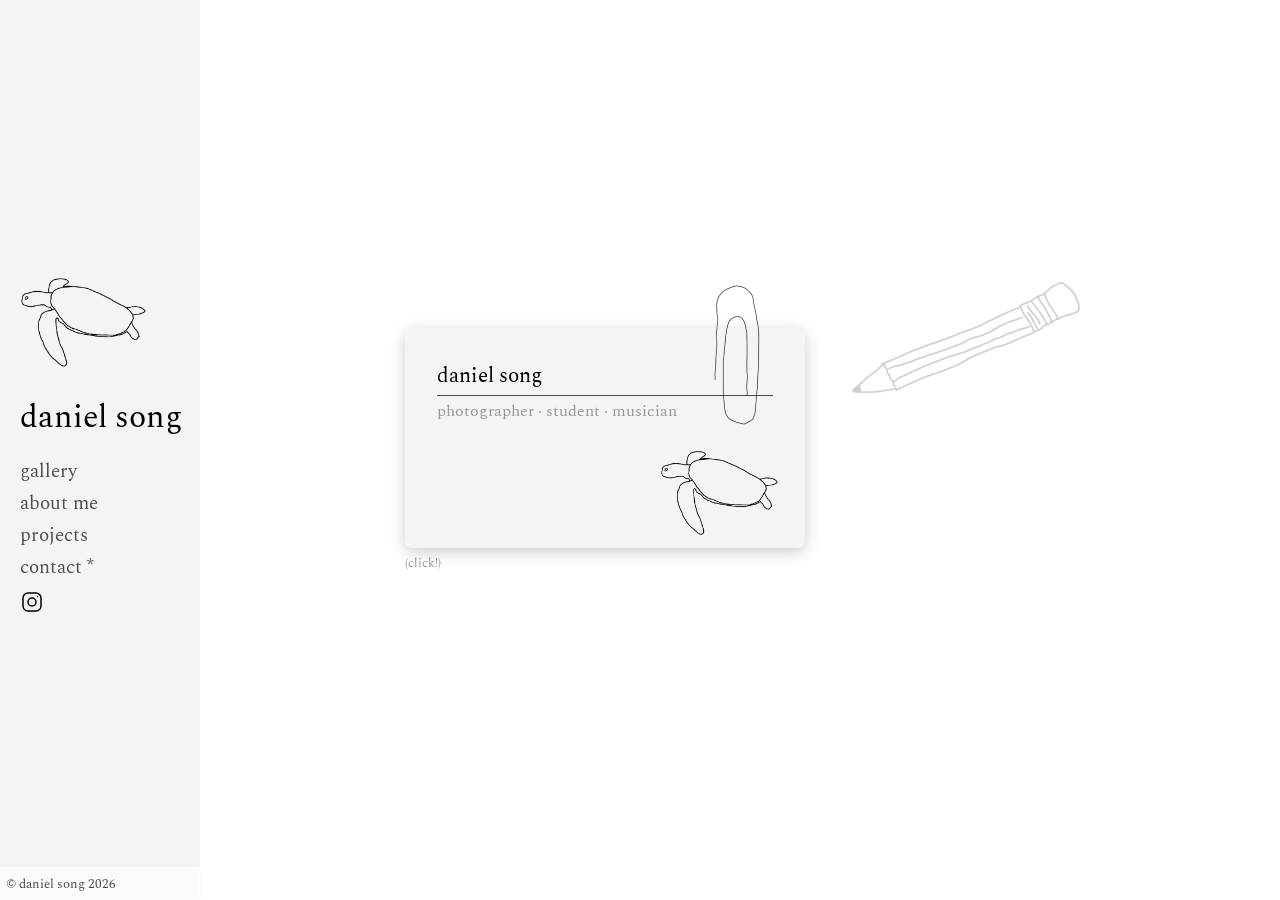
<file: contact.html>
<!DOCTYPE html> 
<!--
About me page 
Daniel Song
This is the about me / blog part of the website 
-->

<html lang="en">
<head>
    <meta charset="UTF-8"> <!-- just extra rendering stuff-->
    <meta name="viewport" content="width=device-width, initial-scale=1.0">
    <link href="https://fonts.googleapis.com/css2?family=Spectral&display=swap" rel="stylesheet">
    <link rel="stylesheet" href = "style.css"> 
    <link rel="stylesheet" href = "contact.css">
    <title>daniel song · contact</title>
    <link rel="icon" class="photo" type="image/png" href="logo.png">
</head>
<body>
    <div id="wrapper">
        <div id="sidebar"> 
            <a class="raw" href="https://give.barrierreef.org/"><img data-desc="support barrier reef conservation efforts" class="photo" src="logo.png"></a>
            <div id="logo">daniel song</div>
            <nav>
                <a href="index.html">gallery</a>
                <a href="about.html">about me</a>
                <a href="projects.html">projects</a>
                <!--<a href="#">music</a>-->
                <a href="#">contact *</a>
                <a href="https://www.instagram.com/snippetsofsong/">
                    <svg width="24px" height="24px" stroke-width="1.5" viewBox="0 0 24 24" fill="none" xmlns="http://www.w3.org/2000/svg" color="#000000"><path d="M12 16C14.2091 16 16 14.2091 16 12C16 9.79086 14.2091 8 12 8C9.79086 8 8 9.79086 8 12C8 14.2091 9.79086 16 12 16Z" stroke="#000000" stroke-width="1.5" stroke-linecap="round" stroke-linejoin="round"></path><path d="M3 16V8C3 5.23858 5.23858 3 8 3H16C18.7614 3 21 5.23858 21 8V16C21 18.7614 18.7614 21 16 21H8C5.23858 21 3 18.7614 3 16Z" stroke="#000000" stroke-width="1.5"></path><path d="M17.5 6.51L17.51 6.49889" stroke="#000000" stroke-width="1.5" stroke-linecap="round" stroke-linejoin="round"></path></svg>
                </a>
            </nav>
        </div>
        <div id="content">
            <figure>
                <div class="scene">
                <img id="paperclip" src="paperclip.png">
                <div id="card_wrapper">
                    <div class="card">
                        <div class="front">
                            <p id="name">daniel song</p>
                            <hr>
                            <p id="subtitle">photographer · student · musician</p>
                            <img src="logo.png" id="card_img">
                        </div>
                        <div class="back">
                            <div class="row"><span class="label">email</span><span><a href ="mailto:daniel.song1909@gmail.com" class="raw">daniel.song1909@gmail.com</a></span></div>
                            <div class="row"><span class="label">github</span><span><a href="https://github.com/ProductivityDaniel" class="raw">ProductivityDaniel</a></span></div>
                            <div class="row"><span class="label">instagram</span><span><a href="https://www.instagram.com/snippetsofsong/" class="raw">@snippetsofsong</a></span></div>
                            <p id="city">toronto, ON</p>
                        </div>
                    </div>
                </div>
                </div>
                <figcaption>(click!)</figcaption>
    
            </figure>   
            <img id="pencil" src="pencil.png"> 
            
        </div>
           <section id="bottom">© daniel song 2026</section>   
    </div>
    <script src="script.js"></script>
</body>
</html>
</file>
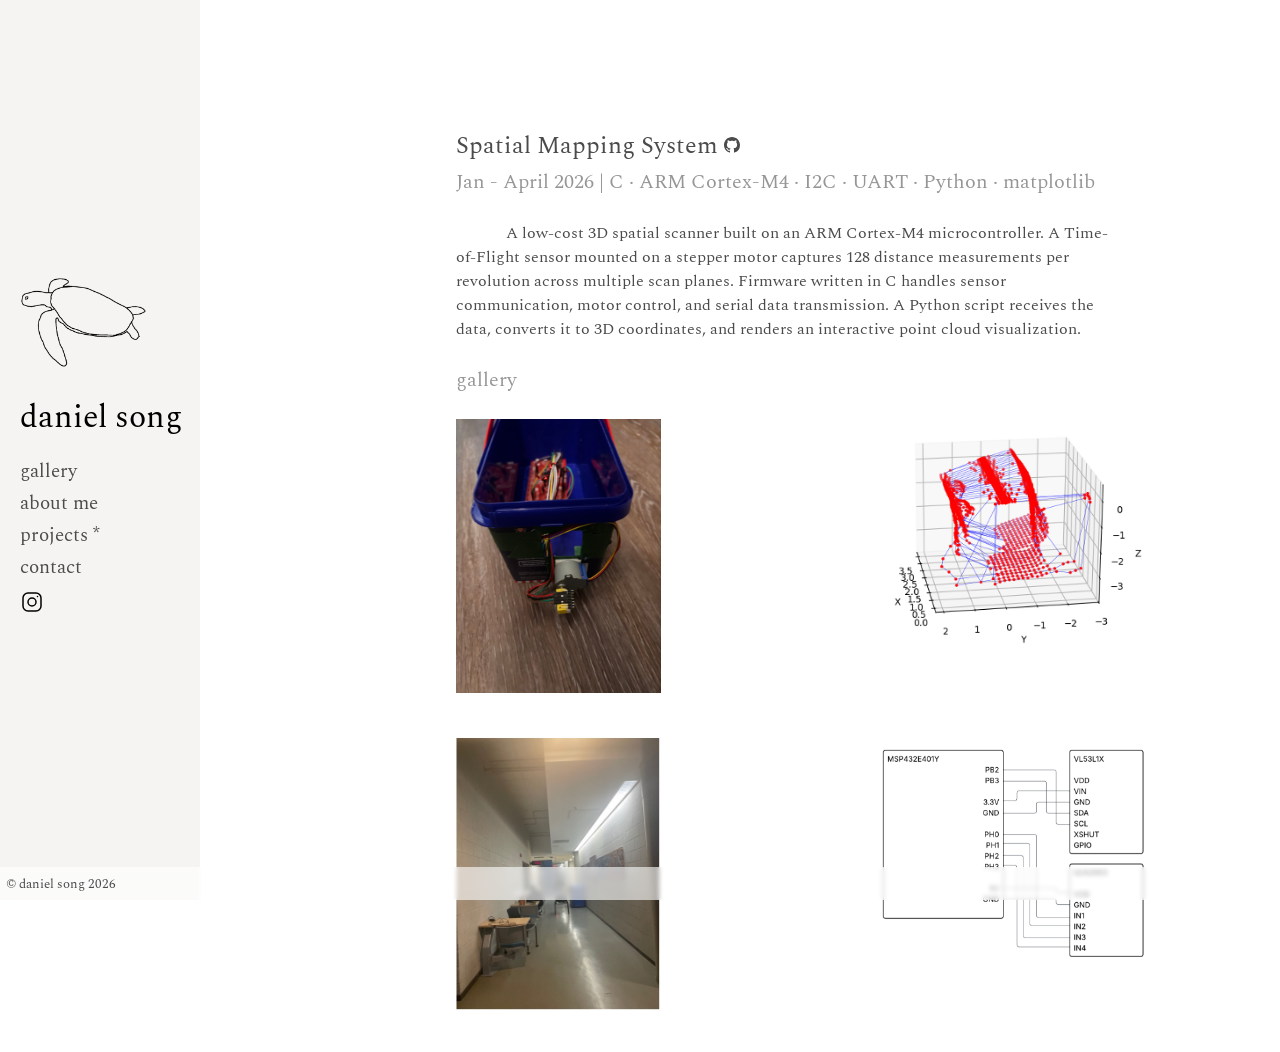
<file: projects.html>
<!DOCTYPE html> 
<!--
Projects page
Daniel Song
This is the projects page
-->

<html lang="en">
<head>
    <meta charset="UTF-8"> <!-- just extra rendering stuff-->
    <meta name="viewport" content="width=device-width, initial-scale=1.0">
    <link href="https://fonts.googleapis.com/css2?family=Spectral&display=swap" rel="stylesheet">
    <link rel="stylesheet" href = "style.css"> 
    <link rel="stylesheet" href = "projects.css"> 
    <title>daniel song · gallery</title>
    <link rel="icon" class="photo" type="image/png" href="logo.png">
</head>
<body>
    <div id="wrapper">
        <div id="sidebar"> 
            <a class="raw" href="https://give.barrierreef.org/"><img data-desc="support barrier reef conservation efforts" class="photo" src="logo.png"></a>
            <div id="logo">daniel song</div>
            <nav>
                <a href="index.html">gallery</a>
                <a href="about.html">about me</a>
                <a href="#">projects *</a>
                <!--<a href="#">music</a>-->
                <a href="contact.html">contact</a>
                <a id="ig_logo" href="https://www.instagram.com/snippetsofsong/">
                    <svg width="24px" height="24px" stroke-width="1.5" viewBox="0 0 24 24" fill="none" xmlns="http://www.w3.org/2000/svg" color="#000000"><path d="M12 16C14.2091 16 16 14.2091 16 12C16 9.79086 14.2091 8 12 8C9.79086 8 8 9.79086 8 12C8 14.2091 9.79086 16 12 16Z" stroke="#000000" stroke-width="1.5" stroke-linecap="round" stroke-linejoin="round"></path><path d="M3 16V8C3 5.23858 5.23858 3 8 3H16C18.7614 3 21 5.23858 21 8V16C21 18.7614 18.7614 21 16 21H8C5.23858 21 3 18.7614 3 16Z" stroke="#000000" stroke-width="1.5"></path><path d="M17.5 6.51L17.51 6.49889" stroke="#000000" stroke-width="1.5" stroke-linecap="round" stroke-linejoin="round"></path></svg>
                </a>
            </nav>
            </div>
            <div id="content"> 
                <a class="name" href="https://github.com/songd22/3D-Spatial-Mapping-System">Spatial Mapping System <svg class="github" xmlns="http://www.w3.org/2000/svg" width="16" height="16" fill="currentColor" class="bi bi-github" viewBox="0 0 16 16">
  <path d="M8 0C3.58 0 0 3.58 0 8c0 3.54 2.29 6.53 5.47 7.59.4.07.55-.17.55-.38 0-.19-.01-.82-.01-1.49-2.01.37-2.53-.49-2.69-.94-.09-.23-.48-.94-.82-1.13-.28-.15-.68-.52-.01-.53.63-.01 1.08.58 1.23.82.72 1.21 1.87.87 2.33.66.07-.52.28-.87.51-1.07-1.78-.2-3.64-.89-3.64-3.95 0-.87.31-1.59.82-2.15-.08-.2-.36-1.02.08-2.12 0 0 .67-.21 2.2.82.64-.18 1.32-.27 2-.27s1.36.09 2 .27c1.53-1.04 2.2-.82 2.2-.82.44 1.1.16 1.92.08 2.12.51.56.82 1.27.82 2.15 0 3.07-1.87 3.75-3.65 3.95.29.25.54.73.54 1.48 0 1.07-.01 1.93-.01 2.2 0 .21.15.46.55.38A8.01 8.01 0 0 0 16 8c0-4.42-3.58-8-8-8"/>
</svg></a>
                <div class="subheading">Jan - April 2026 | C · ARM Cortex-M4 · I2C · UART · Python · matplotlib</div>
                <br>
                <div class="description" style="text-indent: 50px;">
                    A low-cost 3D spatial scanner built on an ARM Cortex-M4 microcontroller. 
                    A Time-of-Flight sensor mounted on a stepper motor captures 128 distance measurements per revolution across multiple scan planes.
                     Firmware written in C handles sensor communication, motor control, and serial data transmission. 
                     A Python script receives the data, converts it to 3D coordinates, and renders an interactive point cloud visualization.
                </div>
                <br>
                <div class="subheading"> gallery</div>
                <br>
                <section id="projectgallery">
                    <img style="max-width: 50%;" data-desc="system housing" src="projectstemp/model1.jpg" alt="system housing">
                    <img data-desc="output scan result" src="projectstemp/outputscan.png" alt="scan result">
                    <img style="max-width: 50%;" data-desc="input scanned area" src="projectstemp/inputscan.jpg" alt="scanned area">
                    <img data-desc="circuit schematic" src="projectstemp/circuitSchematic.png" alt="circuit schematic">

                </section>
            </div>
            

           <section id="bottom">© daniel song 2026</section>

    </div>
    <script src="script.js"></script>
</body>
</html>
</file>
<file: style.css>
/*
    Daniel Song
    Main style sheet for gallery page
*/


* { /*  reset */ 
    box-sizing: border-box;
    margin: 0;
    padding: 0;
}

:root {
    /* LIGHT MODE */ 
    --bgcolor: white; /* main background */
    --bgcolor2: #f5f4f2; /* warm surface bg 2 for sidebar and card */ 
    --text0: black; /* colour reserved for name, other black stuff */ 
    --text1: rgb(75, 75, 75); /* dark gray text */ 
    --text2: rgb(150, 150, 150); /* lighter gray text */ 
    --bbg: rgba(255, 255, 255, 0.603); /* bottom bar background */ 
    --gallerygap: 3px;  
}

@media (prefers-color-scheme: dark) { /* DARK MODE */ 
    :root {
        --bgcolor: #1a1a1a;
        --bgcolor2: #242320;
        --text0: rgb(240, 240, 240);
        --text1: rgb(190, 190, 190);
        --text2: rgb(110, 110, 110);
        --bbg: rgba(26, 26, 26, 0.8);
    }
}

@media (prefers-color-scheme: dark) {
    .photo, #card_img {
        filter: invert(1);
    }
    svg {
    filter: invert(1);
}

}

body {
    background-color: var(--bgcolor);
    font-family: 'Spectral', serif; 
}

#wrapper {
    display:flex; 
    min-height: 100vh;
}

#gallery {

    display: grid; 
    grid-template-columns: 1fr 1fr;
    
}
#gallery img.single {

    grid-column: span 1;
}

#gallery img {
    display : block;
    width: 100%; 
    object-fit: cover;
    grid-column: span 2; 
    padding-top: 0;
    padding-bottom: var(--gallerygap);
    background-color: var(--bgcolor2); 
    cursor: crosshair;

}

#sidebar {
    background-color: var(--bgcolor2);
    position: sticky;
    top: 0;
    align-self: flex-start;
    width: 10%;
    min-width: 200px;
    height: 100vh;
    display: flex;
    flex-direction: column;
    justify-content: center; /* change to flex-start for top */ 
    padding: 20px;
    overflow: hidden; 
    
}

#sidebar nav {

    padding-left: 0%; /* adjust this to toggle indentation with links */ 
}

#sidebar #logo {

    font-family: 'Spectral', serif; 
    font-size: 2.0em;
    white-space: nowrap;
    margin-bottom: 15px; 
    color: var(--text0); 

}

a {
    display: block; 
    text-decoration: none; 
    color: var(--text1); 
    transition: translate 0.4s ease; 
    font-size: 1.2em; 
    margin-bottom: 3px;
}

svg {
    margin-top: 5px;
}

nav a:hover {
    translate: 5px 0px; 
    

}

#bottom {
    position: fixed; 
    bottom: 0; 
    left: 0;
    width: 100%;
    background-color: var(--bbg); 
    backdrop-filter: blur(2px); 
    padding: 0.5%; 
    color: var(--text1);
    font-size: 0.8rem;
    z-index: 10; 
}

.photo {
    max-width: 80%;
    margin-bottom: 10%;
    animation: bobbing 3s ease-in-out infinite; 
}

@keyframes bobbing { /* animation for turtle */ 
    0% { transform: translateY(0px); }
    50% { transform: translateY(-5px); }
    100% { transform: translateY(0px); }
}

.raw {
    display: inline-block;
    font-size: inherit;
    color: inherit;
    text-decoration: none;
    margin: 0;
    transition: translate 0.4s ease; 
    color: var(--text0); 
}

.raw:hover {
    translate: 5px 0px; 
}


#gallery img {
    opacity: 0; 
    animation: fadein 1s ease-in forwards; 
}

@keyframes fadein {
    from { opacity: 0; transform: translateY(8px); }
    to { opacity: 1; transform: translateY(0); }
}
</file>
<file: contact.css>
/*
    Daniel Song
    stylesheet for contact page
*/ 

#content {
    display:flex;
    justify-content: center;
    align-items: center;
    height: 100vh;
    margin-left: 0%; 
}
.scene {
    perspective: 500px; 
    width: 400px;
    height: 220px;
    transition: transform 0.4s ease; 
    cursor: crosshair; 
}

.card {

    margin: 0px;
    padding: 0px;
    width: 400px;
    height: 220px; 
    transform-style: preserve-3d; 
    position: relative; 
    transition: transform 0.75s ease; 
}

#card_img {
    position: absolute;
    bottom: 10px;
    right: 25px;
    max-width: 30%;
}

.scene:hover {
    transform: scale(1.02)
}



.front {
    border-radius: 7px;
    box-shadow: 0 4px 16px rgba(0, 0, 0, 0.2);
    position: absolute;
    background-color: var(--bgcolor2); 
    width: 100%;
    height: 100%;
    backface-visibility: hidden
}


.back {
    border-radius: 7px;
    box-shadow: 0 4px 16px rgba(0, 0, 0, 0.2);
    position:absolute; 
    background-color: var(--bgcolor2); 
    width: 100%;
    height: 100%;
    backface-visibility: hidden;
    transform: rotateY(180deg);

}

.front, .back {
    display: flex;
    flex-direction: column;
    justify-content: flex-start;
    padding: 2rem;
}

.front #name {
    font-size: 1.3rem; 
    color: var(--text0); 

}

figcaption {
    opacity: 0;
    font-size: 0.75rem;
    color: var(--text2);
    margin-top: 6px;
    animation: fadein 2s ease forwards;
    animation-delay: 0.8s; 
}

#subtitle {
    margin-top: 1%;
    color: var(--text2);

}

hr {
    margin-top: 1%;
    border: none;
    border-top: 0.5px solid var(--text1)
}

.row {
    display: flex;
}


.label {
    min-width: 100px;
    color: var(--text2); 
}

#city {
    margin-top: auto;
    font-size: 0.75rem; 
    color: var(--text2);
}


.card.flipped {
    transform: rotateY(-180deg);
    animation : none; 
}

@keyframes slidein {
    from { 
        opacity: 0; 
        transform: translateX(-70px) rotate(8deg); 
    }
    to { 
        opacity: 1; 
        transform: translateX(0) rotate(0deg); 
    }
}

@keyframes fadein {
    from {
        opacity: 0;
    }
    to {
        opacity: 1;
    }
}

#card_wrapper {
    animation: slidein 0.6s ease forwards;
    animation-delay: 0.3s;
    opacity: 0;
}

#pencil {
    rotate: 10deg; 

    opacity: 0;
    max-width: 20%;
    margin-left: 5%;
    margin-bottom: 20%; 
    animation: fadein 1s ease forwards; 
    animation-delay: 1s; 
    filter: opacity(0.2) sepia(0.3);
    transition: transform 0.8s ease; 
}

#paperclip {
    position: absolute;
    bottom: 120px;
    left: 300px;
    width: 60px; /* fixed size, not percentage */
    rotate: 0deg; 
    opacity: 0; 
    animation: fadein 1s ease forwards; 
    animation-delay: 1.5s; 
    animation-delay: 0.5s; 
    filter: opacity(0.6) sepia(0.3);
    transition: transform 0.7s ease;
    z-index: 10; 
}


@media (prefers-color-scheme: dark) {
    #pencil {
        filter: invert(1) opacity(0.4) sepia(0.3);
    }
    #paperclip {
        filter: invert(1) opacity(0.6) sepia(0.3);
    }
}
</file>
<file: projects.css>
.name {
    color: var(--text1); 
    font-size: 1.5rem;
    
}

.subheading {
    color: var(--text2);
    font-size: 1.25rem; 
}

#content {
    margin-left: 20%; 
    margin-top: 10%; 
    overflow: hidden; 
}

.name {
    transition: translate 0.4s ease;
    cursor: pointer;
}

.name:hover {
    translate: 5px 0px;
}

.description {
    color: var(--text1);
    max-width: 80%;
}

#projectgallery {
  display: grid;
  grid-template-columns: 1fr 1fr;
  gap: var(--gallerygap);
}

#projectgallery img {
  width: 70%;
  object-fit: contain;
}

#content {
  animation: fadein 1s ease-in forwards;
}

.github {
    filter: brightness(1)
}

img {
    margin-bottom: 10%;
}
</file>
